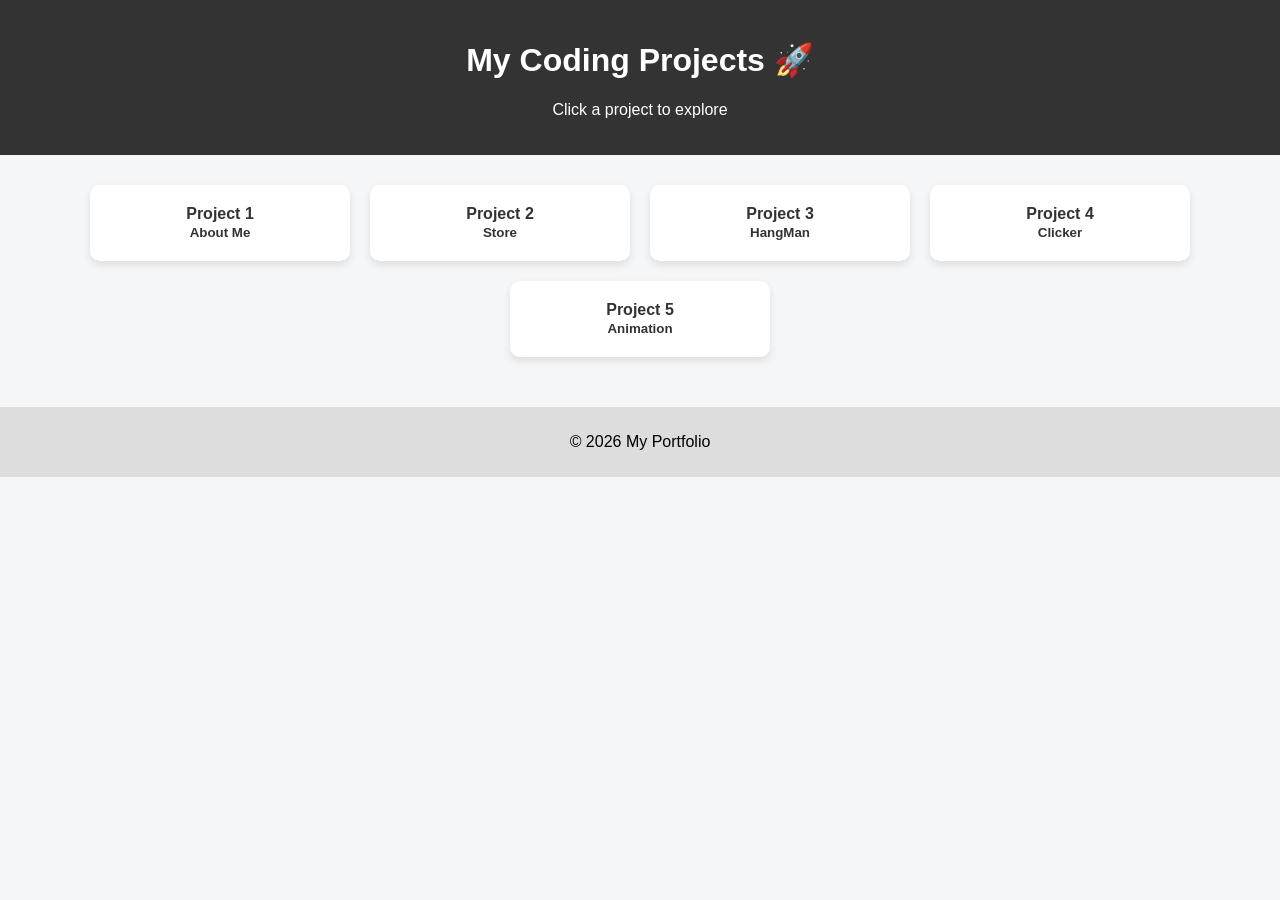
<file: index.html>
<!DOCTYPE html>
<html lang="en">
<head>
    <meta charset="UTF-8">
    <meta name="viewport" content="width=device-width, initial-scale=1.0">
    <title>Document</title>
</head>
<body>
    
</body>
</html>




<!DOCTYPE html>
<html lang="en">
<head>
    <meta charset="UTF-8">
    <title>My Projects Portfolio</title>
    <style>
        body {
            font-family: Arial, sans-serif;
            background-color: #f4f6f8;
            margin: 0;
            text-align: center;
        }

        header {
            background-color: #333;
            color: white;
            padding: 20px;
        }

        .container {
            display: flex;
            flex-wrap: wrap; /* allows multiple rows */
            justify-content: center; /* center items */
            gap: 20px;
            padding: 30px;
        }

        .card {
            background: white;
            width: 220px;
            padding: 20px;
            border-radius: 10px;
            box-shadow: 0 4px 8px rgba(0,0,0,0.1);
            transition: transform 0.2s;
        }

        .card:hover {
            transform: scale(1.05);
        }

        a {
            text-decoration: none;
            color: #333;
            font-weight: bold;
        }

        footer {
            margin-top: 20px;
            padding: 10px;
            background: #ddd;
        }
    </style>
</head>
<body>

<header>
    <h1>My Coding Projects 🚀</h1>
    <p>Click a project to explore</p>
</header>

<div class="container">

    <div class="card">
        <a href="./About Me/">
            Project 1<br>
            <small>About Me</small>
        </a>
    </div>

    <div class="card">
        <a href="./Store/">
            Project 2<br>
            <small>Store</small>
        </a>
    </div>

    <div class="card">
        <a href="./hangman.html/hang.html">
            Project 3<br>
            <small>HangMan</small>
        </a>
    </div>
        <div class="card">
        <a href="./clicker/">
            Project 4<br>
            <small>Clicker</small>
        </a>
    </div>
        <div class="card">
        <a href="./animation/brazil.html">
            Project 5<br>
            <small>Animation</small>
        </a>
    </div>

</div>

<footer>
    <p>© 2026 My Portfolio</p>
</footer>

</body>
</html>
</file>
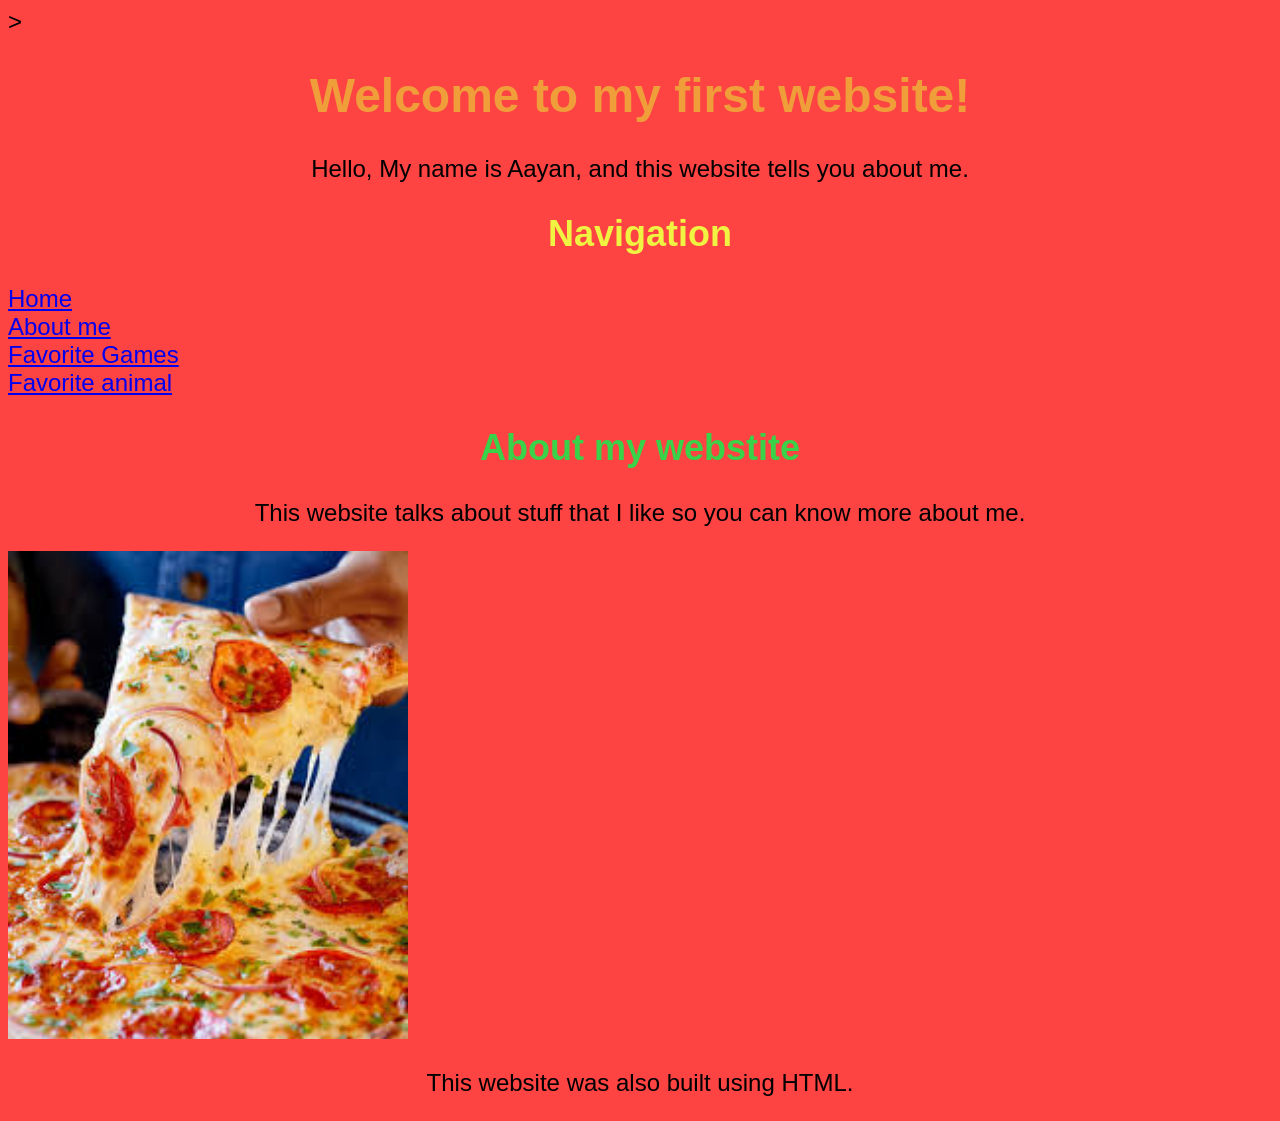
<file: About Me/index.html>
<!DOCTYPE html>
<html lang="en">

<head>
    <meta charset="UTF-8">
    <meta name="viewport" content="width=device-width, initial-scale=1.0">

    <title>Aayans Interesting Shenanigans</title>
    <link rel="stylesheet" href="style_2.css">
</head>
<div>

    <body style="font-style: normal; font-size: 24px;"></body>>
    <h1 id="website">Welcome to my first website!</h1>
    <p id="Aayan">Hello, My name is Aayan, and this website tells you about me.</p>
</div>
<div>
    <h2 id="navigation">Navigation</h2>
    <a href="index.html">Home</a>
    <br>
    <a href="aboutMe.html">About me</a>
    <br>
    <a href="favoritegames.html">Favorite Games</a>
    <br>
    <a href="favoriteanimal.html">Favorite animal</a>
    <br>
</div>
<div>
    <h2 id="about">About my webstite</h2>
    <p id="stuff">This website talks about stuff that I like so you can know more about me.</p>
    <img src="pizza.jpg" alt="This is a funny image" style="width: 400px;">
    <p id="HTML">This website was also built using HTML.</p>
</div>


</body>

</html>
</file>
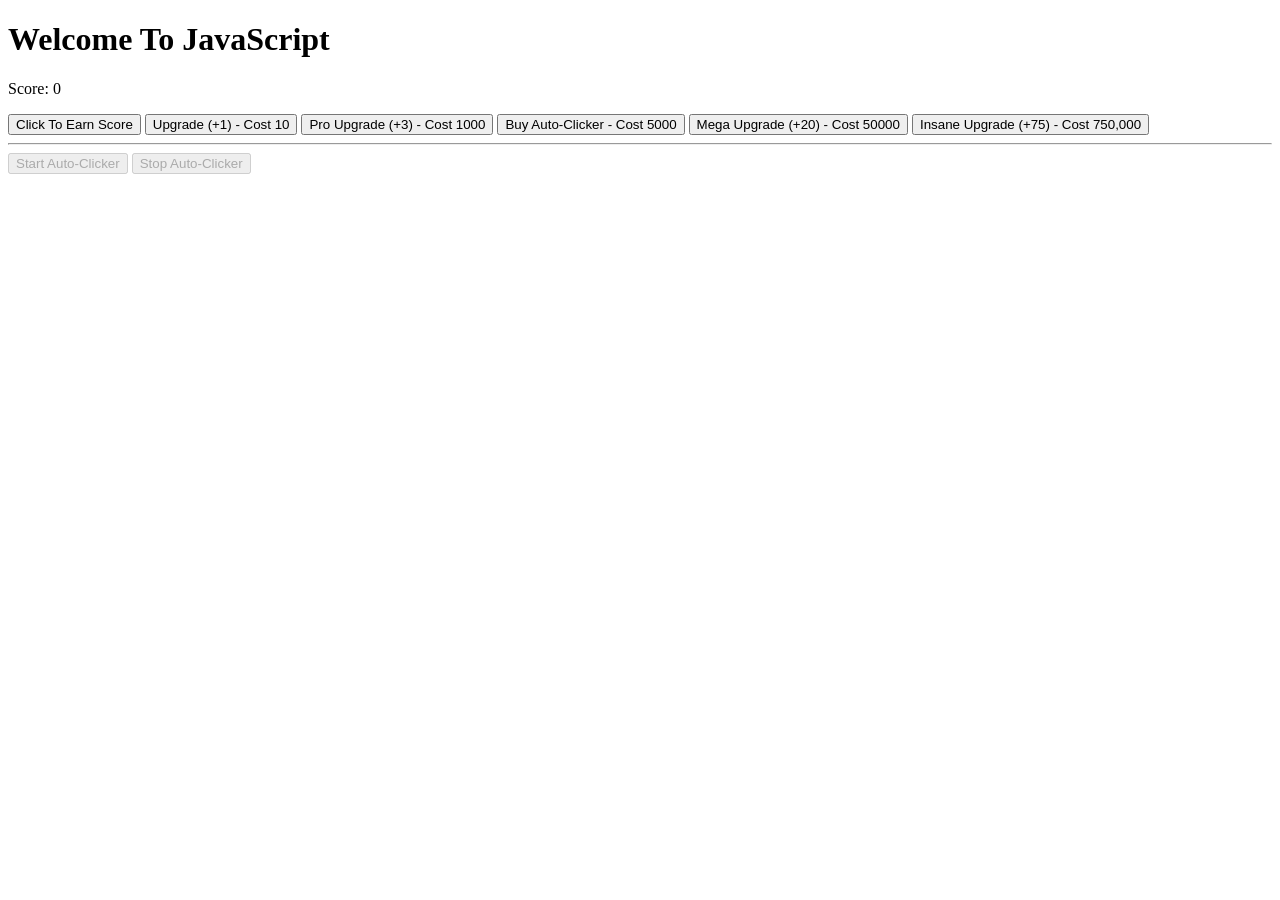
<file: clicker/index.html>
<!DOCTYPE html>
<html lang="en">
<head>
    <meta charset="UTF-8">
    <title>JS Clicker Game</title>
</head>
<body>
    <h1 id="header">Welcome To JavaScript</h1>
    
    <p>Score: <span id="score">0</span></p>

    <!-- Game Controls -->
    <button id="btn">Click To Earn Score</button>
    <button id="btn2">Upgrade (+1) - Cost 10</button>
    <button id="btn3">Pro Upgrade (+3) - Cost 1000</button>
    <button id="btnBuyAuto">Buy Auto-Clicker - Cost 5000</button>
    <button id="btn4">Mega Upgrade (+20) - Cost 50000</button>
    <button id="btn5">Insane Upgrade (+75) - Cost 750,000</button>
    
    <hr>

    <!-- Auto-Clicker Controls -->
    <button id="startBtn" disabled>Start Auto-Clicker</button>
    <button id="stopBtn" disabled>Stop Auto-Clicker</button>

    <script>
        // Game state variables
        let score = 0;
        let clickValue = 1;
        let hasAutoClicker = false;
        let autoClickerInterval = null;

        // DOM Elements
        const scoreDisplay = document.getElementById("score");
        const earnButton = document.getElementById("btn");
        const btnBuyAuto = document.getElementById("btnBuyAuto");
        const startBtn = document.getElementById("startBtn");
        const stopBtn = document.getElementById("stopBtn");

        // Helper function to update display
        function updateDisplay() {
            scoreDisplay.innerText = score;
        }

        // Core Click Logic
        earnButton.addEventListener("click", () => {
            score += clickValue;
            updateDisplay();
        });

        // Upgrade 1 (+1)
        document.getElementById("btn2").addEventListener("click", () => {
            if (score >= 10) {
                score -= 10;
                clickValue += 1;
                updateDisplay();
            }
        });

        // Upgrade 2 (+3)
        document.getElementById("btn3").addEventListener("click", () => {
            if (score >= 1000) {
                score -= 1000;
                clickValue += 3;
                updateDisplay();
            }
        });

        // Buy Auto-Clicker Upgrade
        btnBuyAuto.addEventListener("click", () => {
            if (!hasAutoClicker && score >= 5000) {
                score -= 5000;
                hasAutoClicker = true;
                
                // Update UI states
                btnBuyAuto.innerText = "Auto-Clicker Purchased!";
                btnBuyAuto.disabled = true;
                startBtn.disabled = false;
                stopBtn.disabled = false;
                
                updateDisplay();
            }
        });

        // Upgrade 3 (+20)
        document.getElementById("btn4").addEventListener("click", () => {
            if (score >= 50000) {
                score -= 50000;
                clickValue += 20;
                updateDisplay();
            }
        });

        // Upgrade 4 (+75)
        document.getElementById("btn5").addEventListener("click", () => {
            if (score >= 750000) {
                score -= 750000;
                clickValue += 75;
                updateDisplay();
            }
        });

        // Auto-Clicker Logic (Runs at 250ms interval)
        startBtn.addEventListener("click", () => {
            if (hasAutoClicker && !autoClickerInterval) {
                autoClickerInterval = setInterval(() => {
                    earnButton.click();
                }, 250); // 4 clicks per second
            }
        });

        stopBtn.addEventListener("click", () => {
            if (autoClickerInterval) {
                clearInterval(autoClickerInterval);
                autoClickerInterval = null;
            }
        });
    </script>
</body>
</html>
</file>
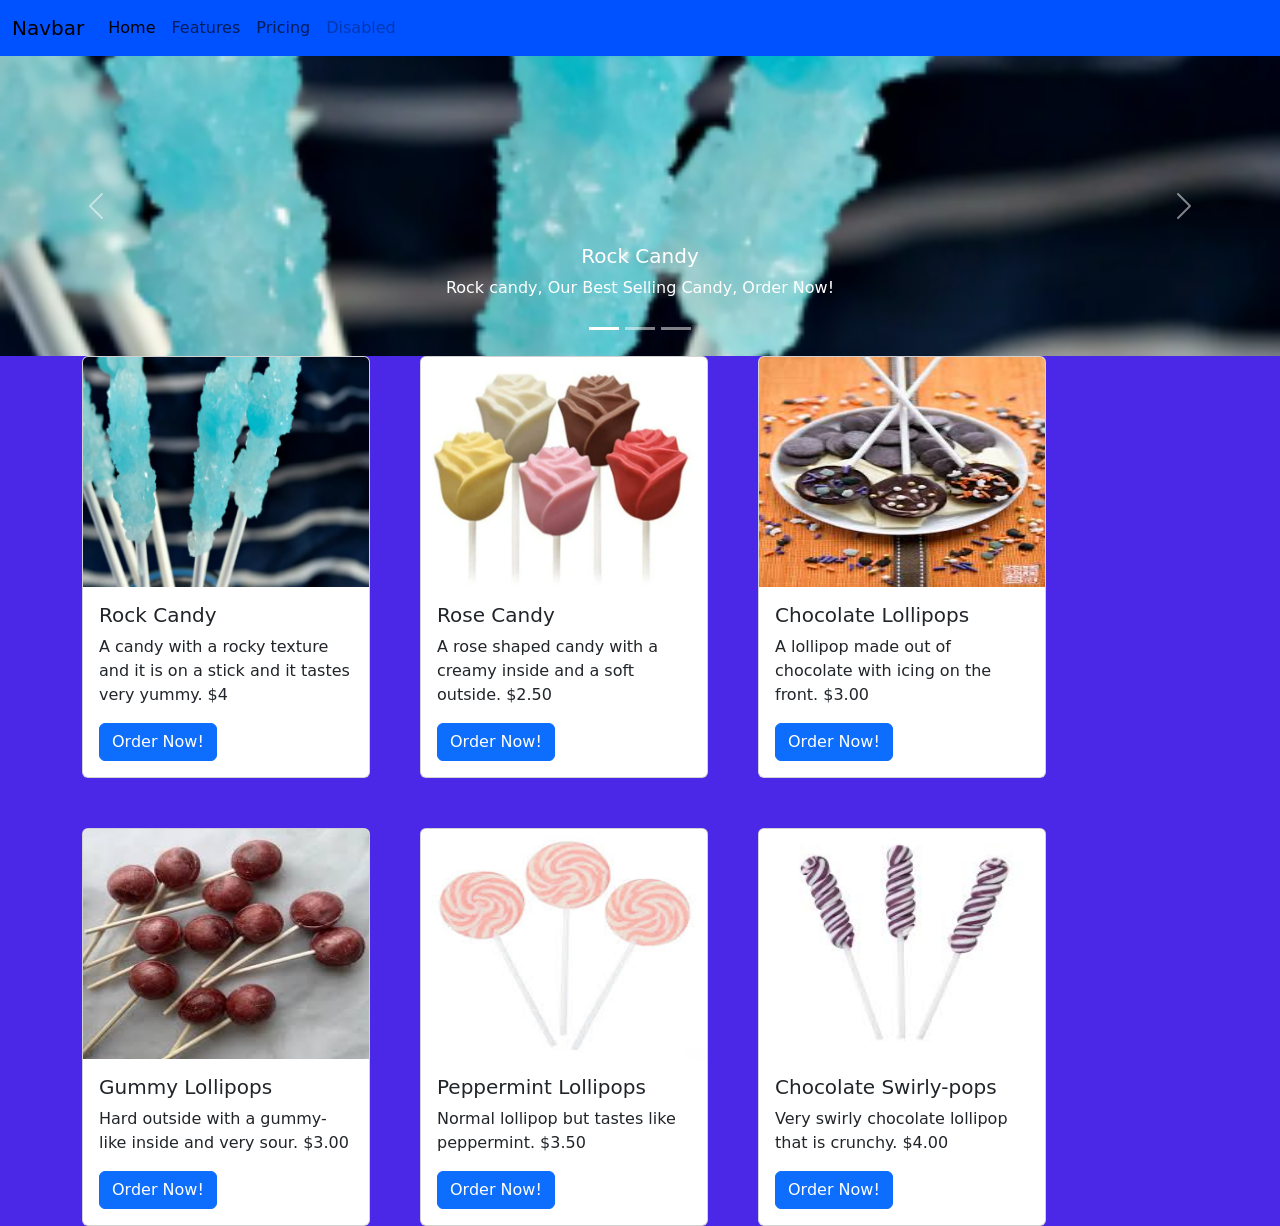
<file: Store/index.html>
<!doctype html>
<html lang="en">
  <head>
    <meta charset="utf-8" />
    <meta name="viewport" content="width=device-width, initial-scale=1" />

    <title>Bootstrap demo</title>

    <link
      href="https://cdn.jsdelivr.net/npm/bootstrap@5.3.8/dist/css/bootstrap.min.css"
      rel="stylesheet"
      integrity="sha384-sRIl4kxILFvY47J16cr9ZwB07vP4J8+LH7qKQnuqkuIAvNWLzeN8tE5YBujZqJLB"
      crossorigin="anonymous"
    />

    <link rel="stylesheet" href="style.css" />
  </head>

  <body>

    <!-- Navbar -->
    <nav class="navbar navbar-expand-lg bg-body-tertiary">
      <div class="container-fluid">
        <a class="navbar-brand" href="#">Navbar</a>

        <button
          class="navbar-toggler"
          type="button"
          data-bs-toggle="collapse"
          data-bs-target="#navbarNavAltMarkup"
          aria-controls="navbarNavAltMarkup"
          aria-expanded="false"
          aria-label="Toggle navigation"
        >
          <span class="navbar-toggler-icon"></span>
        </button>

        <div class="collapse navbar-collapse" id="navbarNavAltMarkup">
          <div class="navbar-nav">
            <a class="nav-link active" aria-current="page" href="#">Home</a>
            <a class="nav-link" href="#">Features</a>
            <a class="nav-link" href="#">Pricing</a>
            <a class="nav-link disabled" aria-disabled="true">Disabled</a>
          </div>
        </div>
      </div>
    </nav>

    <!-- Carousel -->
    <div id="carouselExampleCaptions" class="carousel slide">

      <div class="carousel-indicators">
        <button
          type="button"
          data-bs-target="#carouselExampleCaptions"
          data-bs-slide-to="0"
          class="active"
          aria-current="true"
          aria-label="Slide 1"
        ></button>

        <button
          type="button"
          data-bs-target="#carouselExampleCaptions"
          data-bs-slide-to="1"
          aria-label="Slide 2"
        ></button>

        <button
          type="button"
          data-bs-target="#carouselExampleCaptions"
          data-bs-slide-to="2"
          aria-label="Slide 3"
        ></button>
      </div>

      <div class="carousel-inner">

        <div class="carousel-item active">
          <img
            src="Screenshot 2026-05-27 112008.png"
            class="d-block w-100 carouselimg"
            alt="Rock Candy"
          />

          <div class="carousel-caption d-none d-md-block">
            <h5>Rock Candy</h5>
            <p>Rock candy, Our Best Selling Candy, Order Now!</p>
          </div>
        </div>

        <div class="carousel-item">
          <img
            src="Screenshot 2026-05-27 111656.png"
            class="d-block w-100 carouselimg"
            alt="Rose Candy"
          />

          <div class="carousel-caption d-none d-md-block">
            <h5>Rose Candy</h5>
            <p>Rose Candy, Our second Best Selling Candy, Order Now!</p>
          </div>
        </div>

        <div class="carousel-item">
          <img
            src="download (1).jpg"
            class="d-block w-100 carouselimg"
            alt="Chocolate Lollipops"
          />

          <div class="carousel-caption d-none d-md-block">
            <h5>Chocolate Lollipops</h5>
            <p>
              Chocolate Lollipops, Our Third Best Selling Candy, Order Now!
            </p>
          </div>
        </div>

      </div>

      <!-- Carousel Buttons -->
      <button
        class="carousel-control-prev"
        type="button"
        data-bs-target="#carouselExampleCaptions"
        data-bs-slide="prev"
      >
        <span class="carousel-control-prev-icon" aria-hidden="true"></span>
        <span class="visually-hidden">Previous</span>
      </button>

      <button
        class="carousel-control-next"
        type="button"
        data-bs-target="#carouselExampleCaptions"
        data-bs-slide="next"
      >
        <span class="carousel-control-next-icon" aria-hidden="true"></span>
        <span class="visually-hidden">Next</span>
      </button>

    </div>

    <!-- Cards -->
    <div class="container">

      <div class="card" style="width: 18rem;">
        <img
          src="Screenshot 2026-05-27 112008.png"
          class="card-img-top"
          alt="Rock Candy"
        />

        <div class="card-body">
          <h5 class="card-title">Rock Candy</h5>

          <p class="card-text">
            A candy with a rocky texture and it is on a stick and it tastes very yummy. $4
          </p>

          <a href="checkout.html" class="btn btn-primary">Order Now!</a>
        </div>
      </div>

      <div class="card" style="width: 18rem;">
        <img
          src="Screenshot 2026-05-27 111656.png"
          class="card-img-top"
          alt="Rose Candy"
        />

        <div class="card-body">
          <h5 class="card-title">Rose Candy</h5>

          <p class="card-text">
            A rose shaped candy with a creamy inside and a soft outside. $2.50
          </p>

          <a href="checkout.html" class="btn btn-primary">Order Now!</a>
        </div>
      </div>

      <div class="card" style="width: 18rem;">
        <img
          src="download (1).jpg"
          class="card-img-top"
          alt="Chocolate Lollipops"
        />

        <div class="card-body">
          <h5 class="card-title">Chocolate Lollipops</h5>

          <p class="card-text">
            A lollipop made out of chocolate with icing on the front. $3.00
          </p>

          <a href="checkout.html" class="btn btn-primary">Order Now!</a>
        </div>
      </div>

      <div class="card" style="width: 18rem;">
        <img
          src="images (1).jpg"
          class="card-img-top"
          alt="Gummy Lollipops"
        />

        <div class="card-body">
          <h5 class="card-title">Gummy Lollipops</h5>

          <p class="card-text">
            Hard outside with a gummy-like inside and very sour. $3.00
          </p>

          <a href="checkout.html" class="btn btn-primary">Order Now!</a>
        </div>
      </div>

      <div class="card" style="width: 18rem;">
        <img
          src="images (2).jpg"
          class="card-img-top"
          alt="Peppermint Lollipops"
        />

        <div class="card-body">
          <h5 class="card-title">Peppermint Lollipops</h5>

          <p class="card-text">
            Normal lollipop but tastes like peppermint. $3.50
          </p>

          <a href="checkout.html" class="btn btn-primary">Order Now!</a>
        </div>
      </div>

      <div class="card" style="width: 18rem;">
        <img
          src="images (3).jpg"
          class="card-img-top"
          alt="Chocolate Swirly-pops"
        />

        <div class="card-body">
          <h5 class="card-title">Chocolate Swirly-pops</h5>

          <p class="card-text">
            Very swirly chocolate lollipop that is crunchy. $4.00
          </p>

          <a href="checkout.html" class="btn btn-primary">Order Now!</a>
        </div>
      </div>

    </div>

    <script
      src="https://cdn.jsdelivr.net/npm/bootstrap@5.3.8/dist/js/bootstrap.bundle.min.js"
      integrity="sha384-FKyoEForCGlyvwx9Hj09JcYn3nv7wiPVlz7YYwJrWVcXK/BmnVDxM+D2scQbITxI"
      crossorigin="anonymous"
    ></script>

  </body>
</html>
</file>
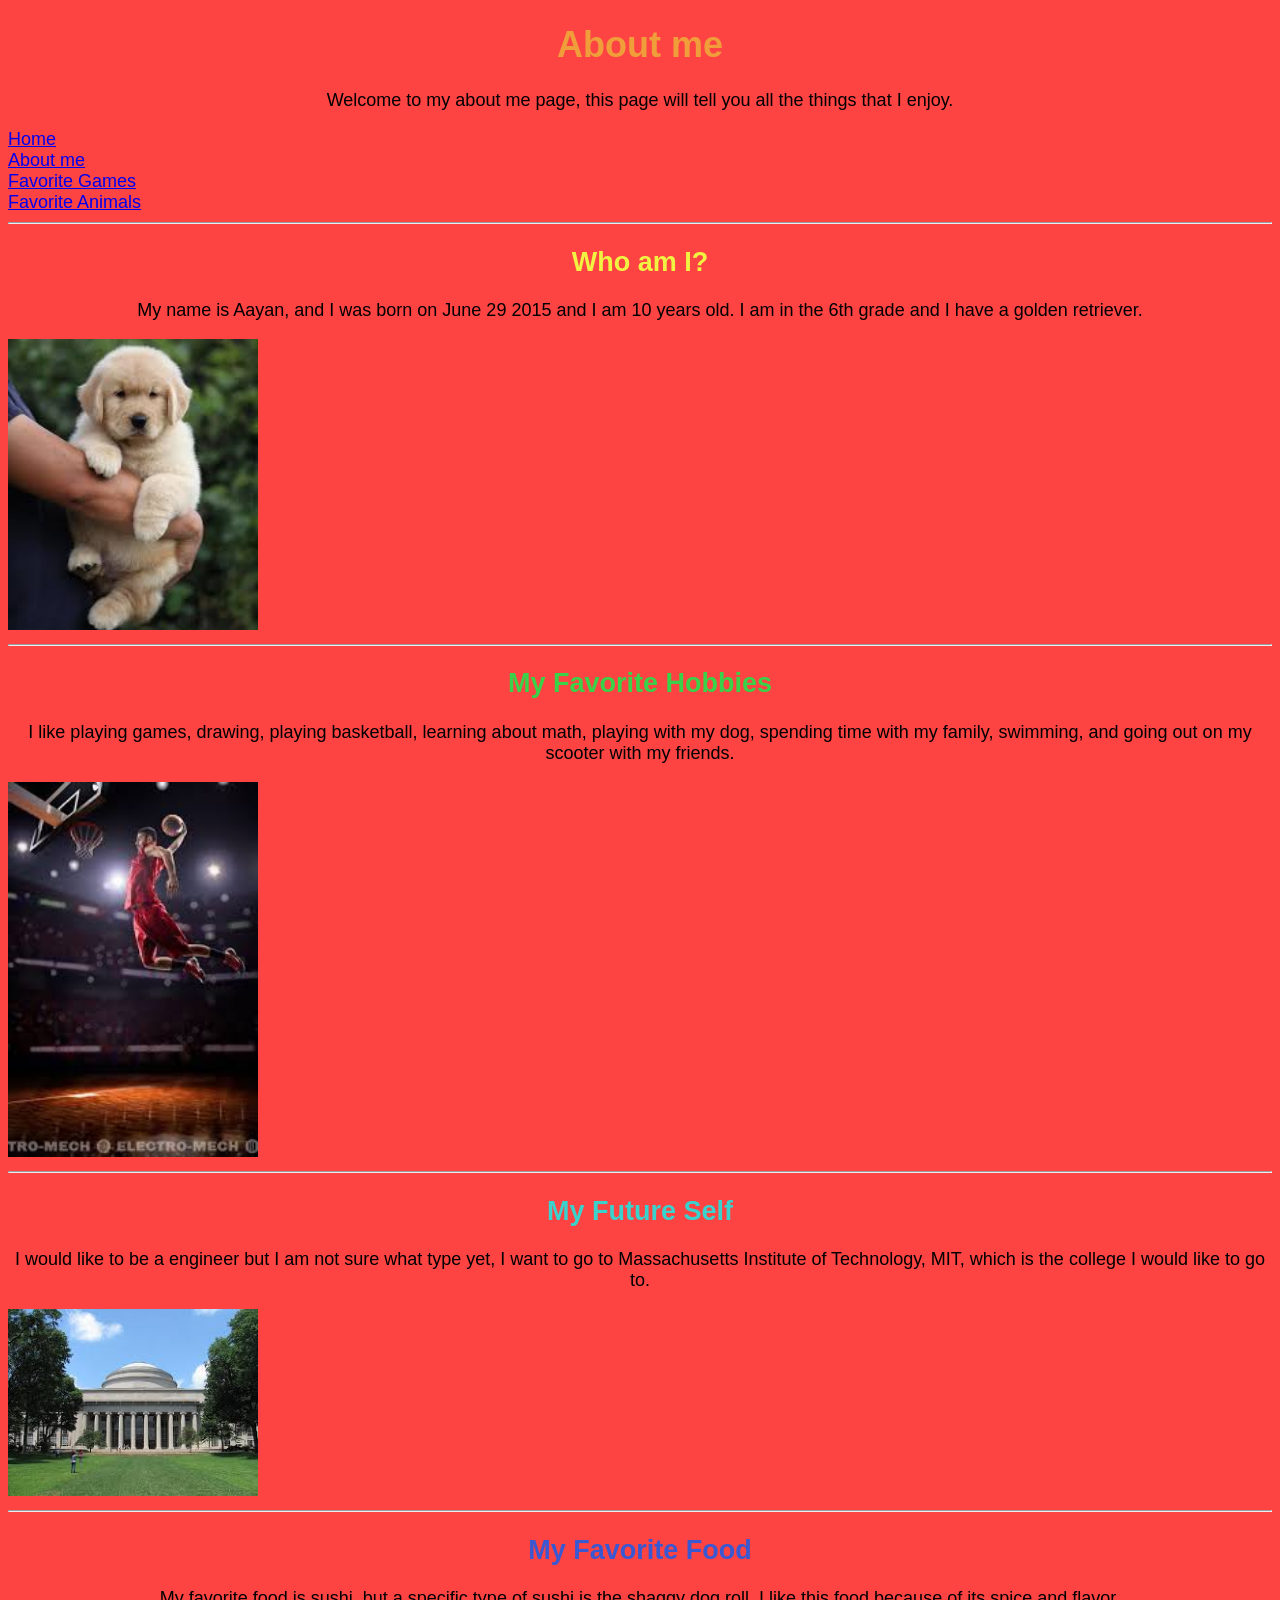
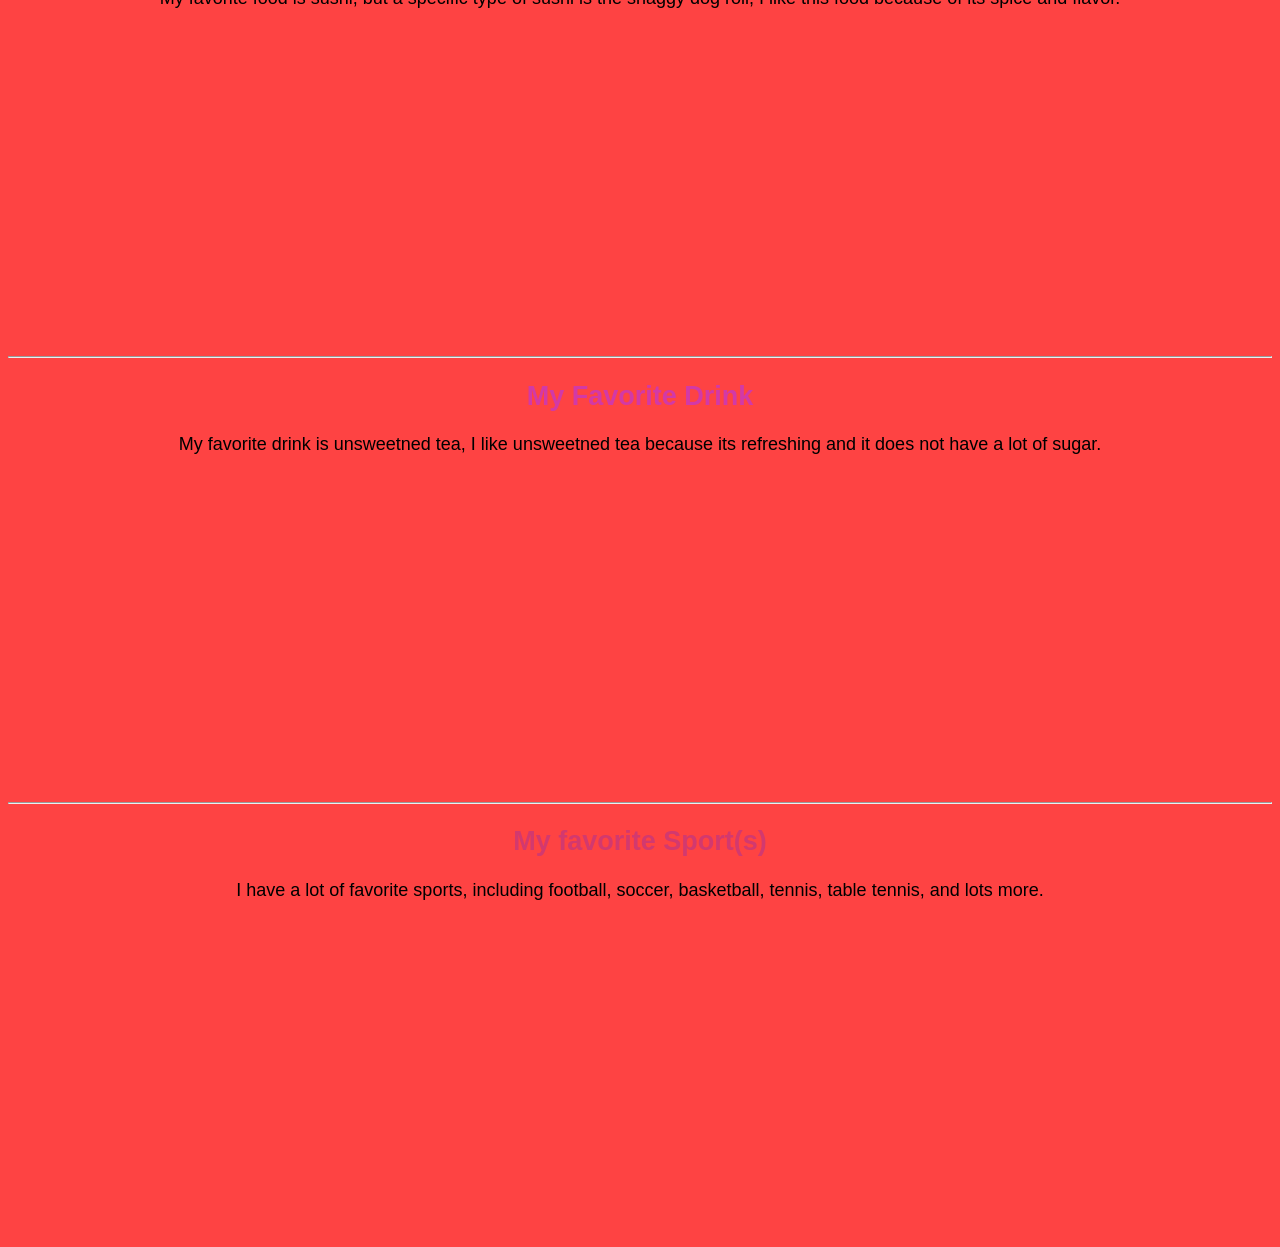
<file: About Me/aboutMe.html>
<!DOCTYPE html>
<html lang="en">
<head>
    <meta charset="UTF-8">
    <meta name="viewport" content="width=device-width, initial-scale=1.0">
    <title style="text-align: center;">About me</title>
    <title>My HTML Document</title>
    <link rel="stylesheet" href="style.css"> 
</head>
<body>
    <h1 style="text-align: center">About me</h1>
    <p style="text-align: center">Welcome to my about me page, this page will tell you all the things that I enjoy.</p>
     <a href="index.html">Home</a>
     <br>
      <a href="aboutMe.html">About me</a>
     <br>
      <a href="favoritegames.html">Favorite Games</a>
     <br>
      <a href="favoriteanimal.html">Favorite Animals</a>
   <hr />
   <h2 id="heading2">Who am I?</h2>

   <p style="text-align: center">My name is Aayan, and I was born on June 29 2015 and I am 10 years old. I am in the 6th grade and I have a golden retriever. </p>
   <img src="puppy.jpg" alt="This is my dog, she is a Golden Retriever." style="width: 250px;">
   <hr />
   <h2 id="Hobbies">My Favorite Hobbies</h2>
   <p style="text-align: center">I like playing games, drawing, playing basketball, learning about math, playing with my dog, spending time with my family, swimming, and going out on my scooter with my friends.</p>
   <img src="Dunking.jpg" alt="This is a image of someone dunking, which is in basketball which is my favorite sport." style="width: 250px;">
   <hr />
   <h2 id="Future">My Future Self</h2>
   <p style="text-align: center">I would like to be a engineer but I am not sure what type yet, I want to go to Massachusetts Institute of Technology, MIT, which is the college I would like to go to.</p>
   <img src="MIT.jpg" alt="This is the college I would like to go to   ." style="width: 250px;">
   <hr />
   <h2 id="Food">My Favorite Food</h2>
   <p style="text-align: center">My favorite food is sushi, but a specific type of sushi is the shaggy dog roll, I like this food because of its spice and flavor.</p>
   <iframe width="560" height="315" src="https://www.youtube.com/embed/8JDoi9JAMfY?si=Y9EP6lh39rCqro17" title="YouTube video player" frameborder="0" allow="accelerometer; autoplay; clipboard-write; encrypted-media; gyroscope; picture-in-picture; web-share" referrerpolicy="strict-origin-when-cross-origin" allowfullscreen></iframe>
   <hr />
   <h2 id="Drink">My Favorite Drink</h2>
   <p style="text-align: center">My favorite drink is unsweetned tea, I like unsweetned tea because its refreshing and it does not have a lot of sugar.</p>
<iframe width="560" height="315" src="https://www.youtube.com/embed/1hy72raXiPk?si=xG7ttxhVHONd6o3r" title="YouTube video player" frameborder="0" allow="accelerometer; autoplay; clipboard-write; encrypted-media; gyroscope; picture-in-picture; web-share" referrerpolicy="strict-origin-when-cross-origin" allowfullscreen></iframe>
   <hr />
   <h2 id="Sports">My favorite Sport(s)</h2>
   <p style="text-align: center">I have a lot of favorite sports, including football, soccer, basketball, tennis, table tennis, and lots more.</p>
<iframe width="560" height="315" src="https://www.youtube.com/embed/FJLZG4ul2b0?si=GZWJxfLvLFwCDbCi" title="YouTube video player" frameborder="0" allow="accelerometer; autoplay; clipboard-write; encrypted-media; gyroscope; picture-in-picture; web-share" referrerpolicy="strict-origin-when-cross-origin" allowfullscreen></iframe>
</body>
</html>
</file>
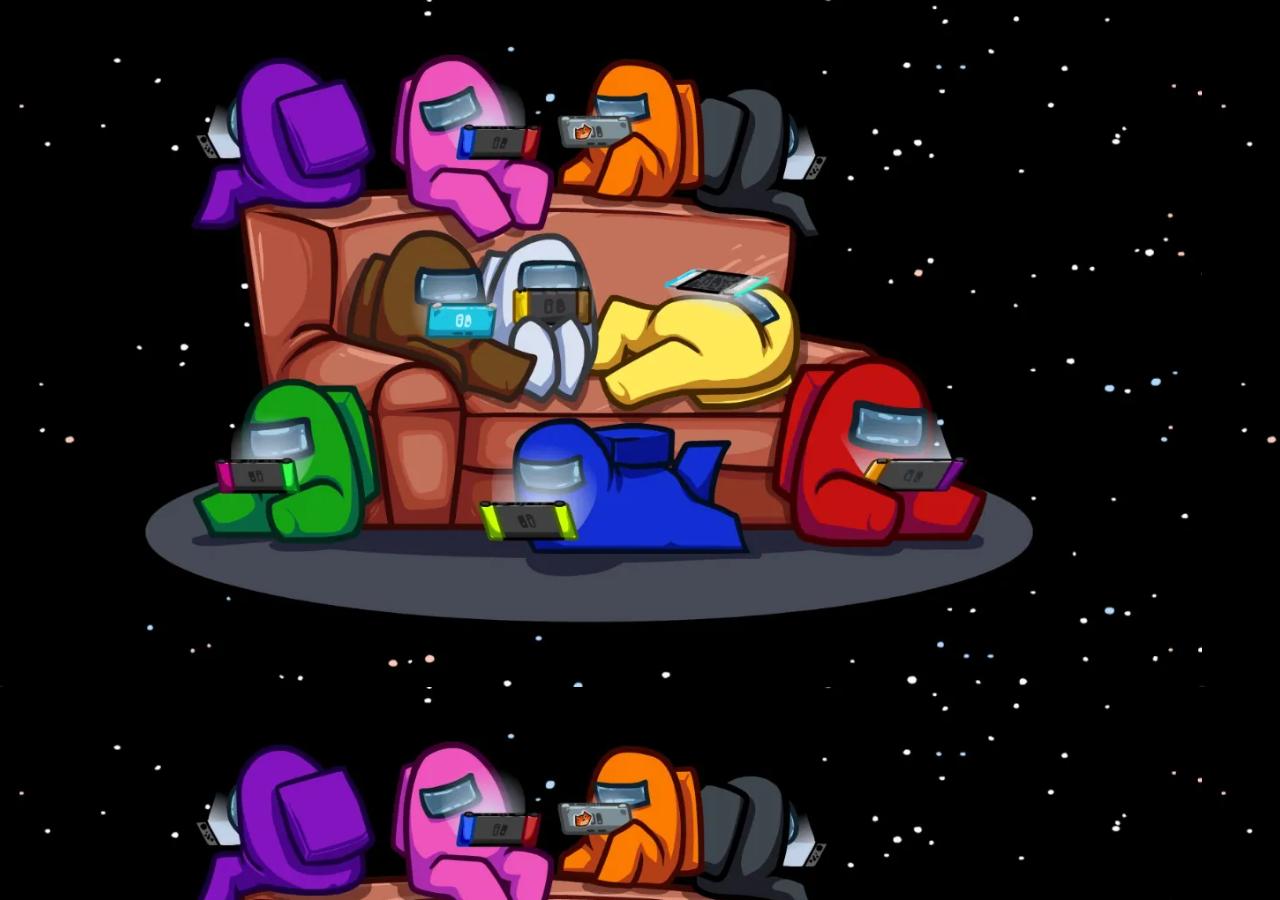
<file: About Me/back_image_test.html>
<!DOCTYPE html>
<html lang="en">
<head>
    <meta charset="UTF-8">
    <meta name="viewport" content="width=device-width, initial-scale=1.0">
    <title>Document</title>
<link href="back_image_test.css" rel="stylesheet">
</head>
<body>
    
</body>
</html>
</file>
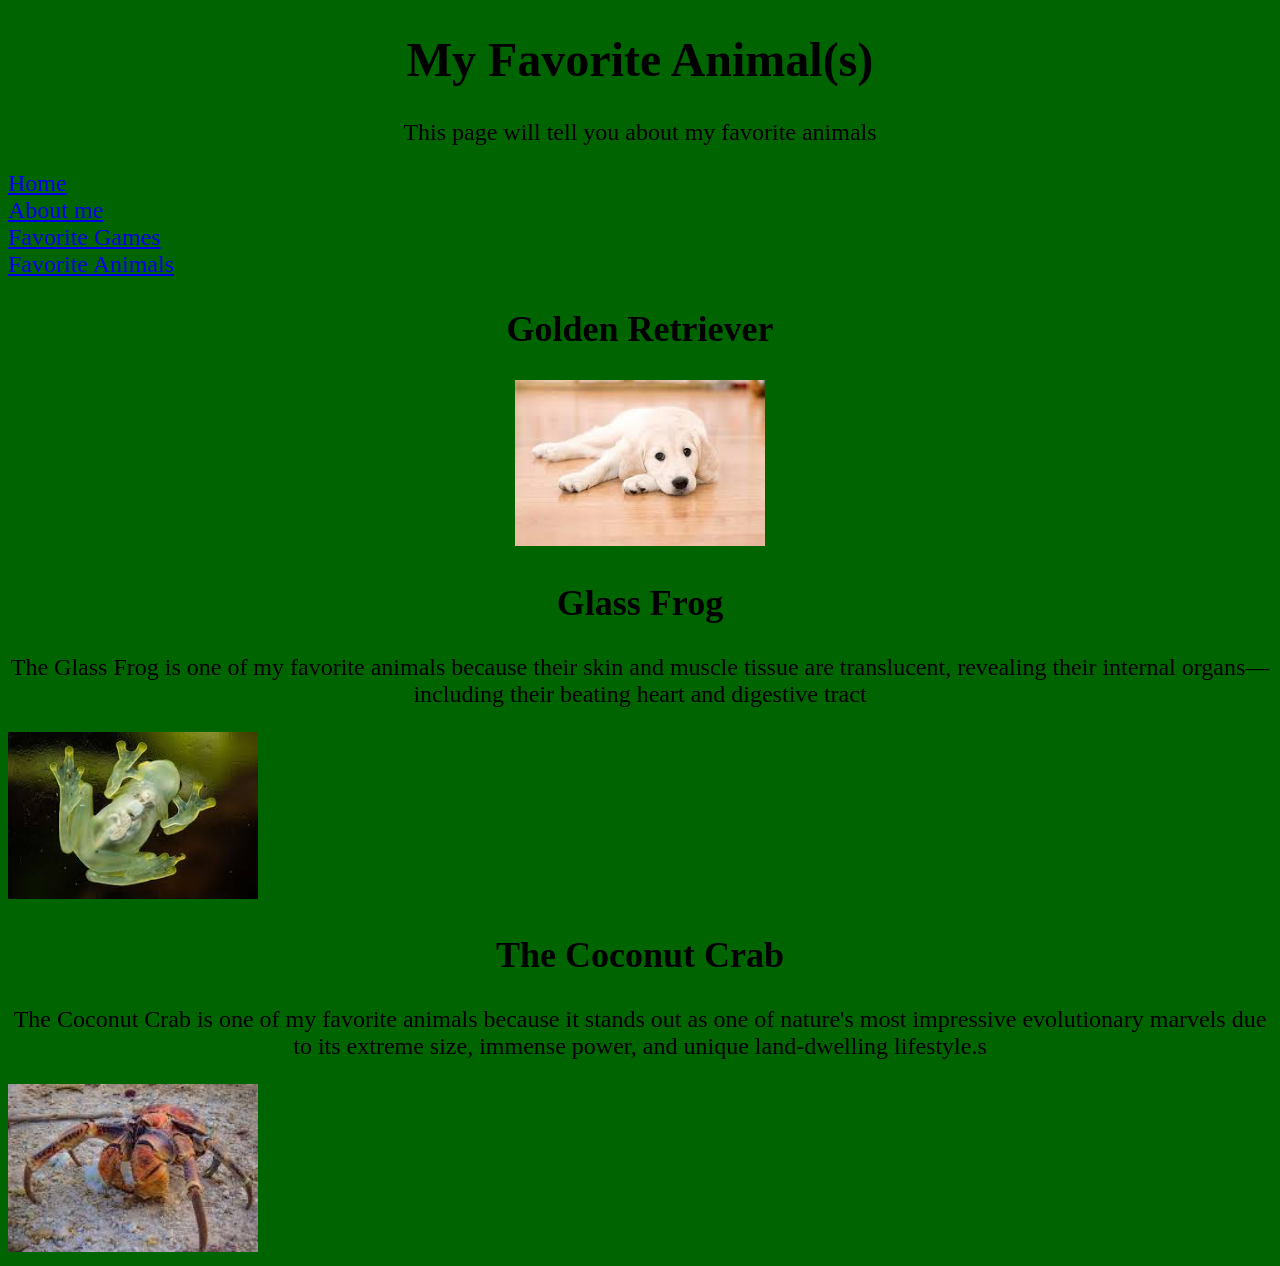
<file: About Me/favoriteanimal.html>
<!DOCTYPE html>
<html lang="en">
<head>
    <meta charset="UTF-8">
    <meta name="viewport" content="width=device-width, initial-scale=1.0">
    <title>Favorite Animal</title>
</head>
<body style="background-color:darkgreen; font-style: normal; font-size: 24px;">
    <h1 style="text-align: center">My Favorite Animal(s)</h1>

    <p style="text-align: center">This page will tell you about my favorite animals</p>
    <a href="index.html">Home</a>
    <br>
    <a href="aboutMe.html">About me</a>
    <br>
    <a href="favoritegames.html">Favorite Games</a>
    <br>
   <a href="favoriteanimal.html">Favorite Animals</a>

    <h2 style="text-align: center">Golden Retriever</h2>
    <p style="text-align: center" A Golden Retriever is one of my favorite animals because its very playful and friendly for children, also the can be very cute.</p>
    <img src="puppy2.jpg" alt="This is a image of a golden retriever puppy" style="width: 250px;">
    <h2 style="text-align: center">Glass Frog</h2>
    <p style="text-align: center">The Glass Frog is one of my favorite animals because their skin and muscle tissue are translucent, revealing their internal organs—including their beating heart and digestive tract</p>
    <img src="frog.jpg" alt="This is a image of a glass frog." style="width: 250px;">
    <h2 style="text-align: center">The Coconut Crab</h2>
    <p style="text-align: center">The Coconut Crab is one of my favorite animals because it stands out as one of nature's most impressive evolutionary marvels due to its extreme size, immense power, and unique land-dwelling lifestyle.s</p>
    <img src="crab.jpg" alt="This is a image of a Coconut Crab." style="width: 250px;">

</body>
</html>
</file>
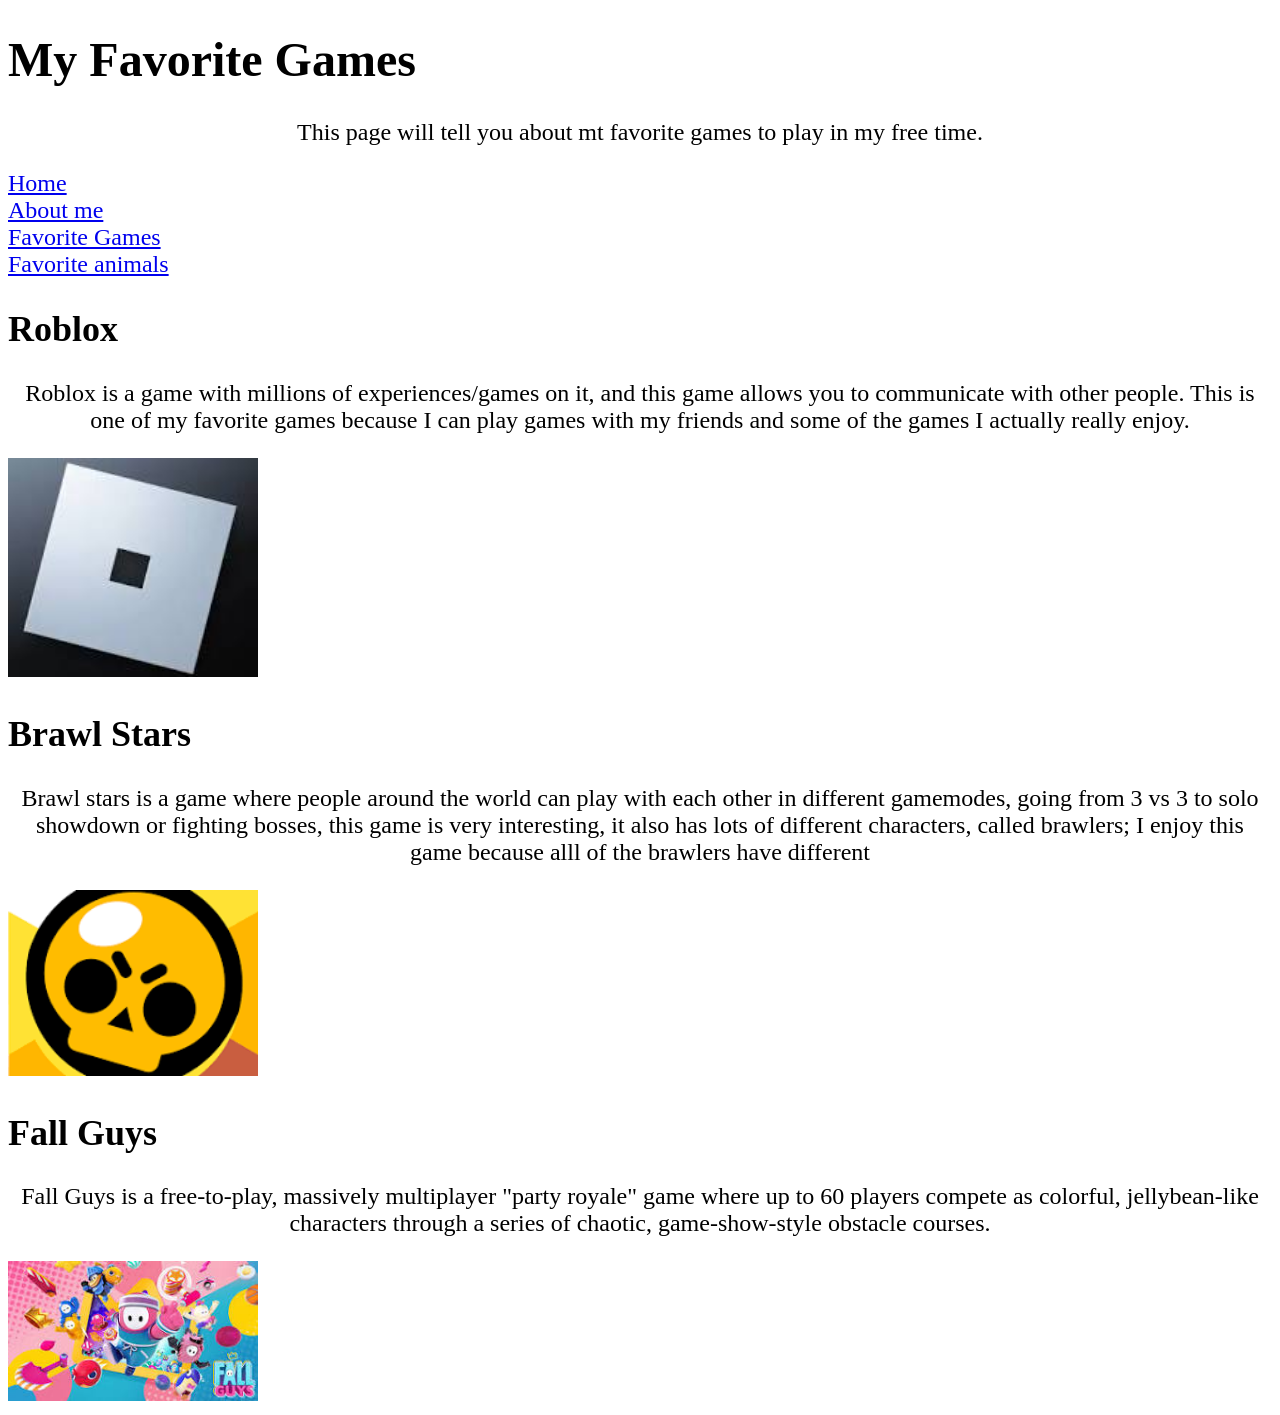
<file: About Me/favoritegames.html>
<!DOCTYPE html>
<html lang="en">
<head>
    <meta charset="UTF-8">
    <meta name="viewport" content="width=device-width, initial-scale=1.0">

    <title style="text-align: center;">My Favorite Game(s)</title>
    
</head>
<body style="font-style: normal; font-size: 24px;">
<h1 id="Games"> My Favorite Games</h1>

<p style="text-align: center">This page will tell you about mt favorite games to play in my free time.</p>

   <a href="index.html">Home</a>
   <br>
   <a href="aboutMe.html">About me</a>
   <br>
   <a href="favoritegames.html">Favorite Games</a>
   <br>
   <a href="favoriteanimal.html">Favorite animals</a>
   <h2 id="Roblox">Roblox</h2>
   <p style="text-align: center">Roblox is a game with millions of experiences/games on it, and this game allows you to communicate with other people. This is one  of my favorite games because I can play games with my friends and some of the games I actually really enjoy.</p>
   <img src="roblox.jpg" alt="This is Roblox." style="width: 250px;">

   <h2 id="Brawl">Brawl Stars</h2>
   <p style="text-align:center">Brawl stars is a game where people around the world can play with each other in different gamemodes, going from 3 vs 3 to solo showdown or fighting bosses, this game is very interesting, it also has lots of different characters, called brawlers; I enjoy this game because alll of the brawlers have different</p>
<img src="brawlstars.png" alt="This is Brawl stars." style="width: 250px;">
   <h2 id="Fall">Fall Guys</h2>
   <p style="text-align: center">Fall Guys is a free-to-play, massively multiplayer "party royale" game where up to 60 players compete as colorful, jellybean-like characters through a series of chaotic, game-show-style obstacle courses.
   </p><img src="fallguys.jpg" alt="This is fall guys" style="width: 250px;">
</body>
</html>
</file>
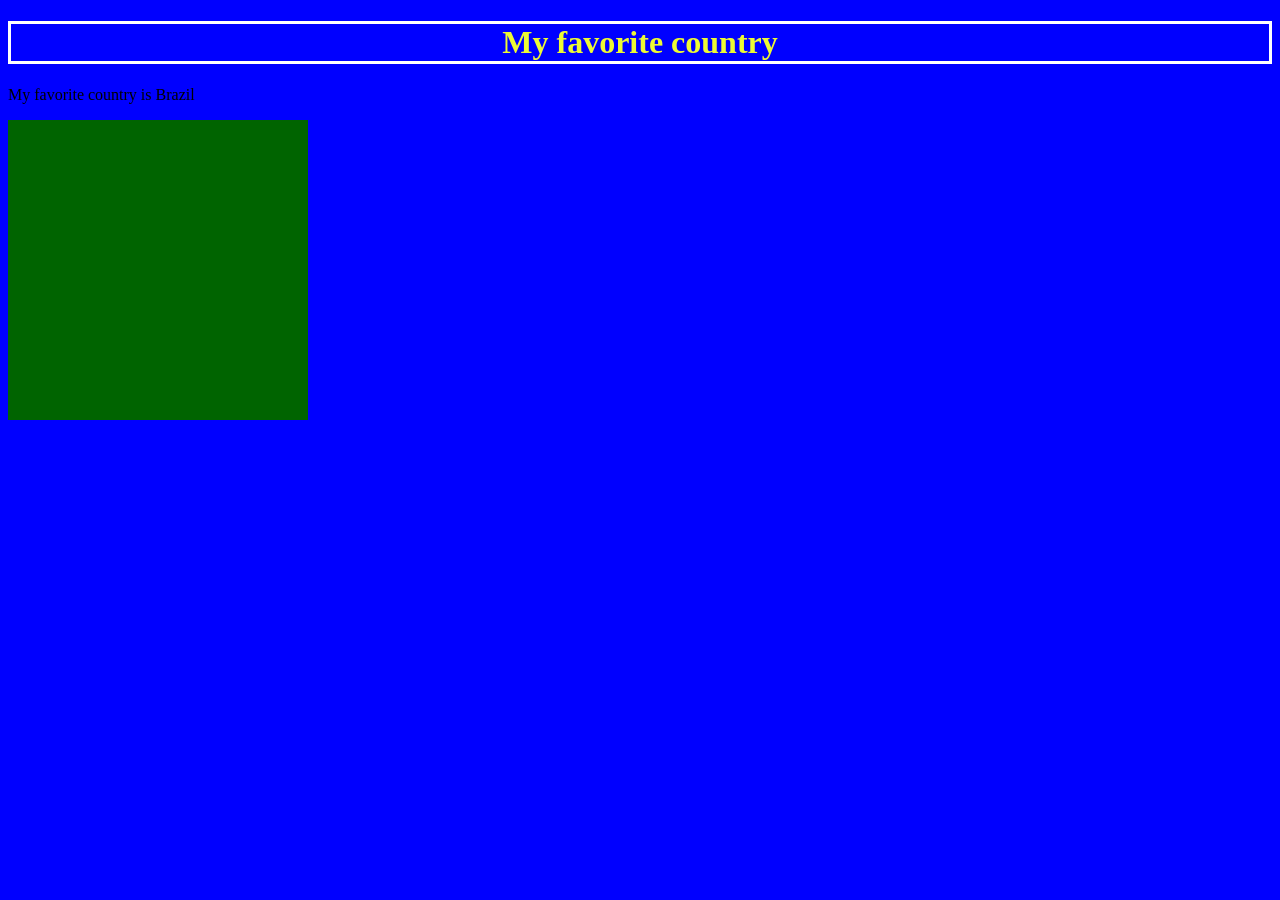
<file: animation/brazil.html>
<!DOCTYPE html>
<html lang="en">
<head>
    <meta charset="UTF-8">
    <meta name="viewport" content="width=device-width, initial-scale=1.0">
    <title>Brazil</title>
    <link rel="stylesheet" href="brazil.css">
</head>
<body>
    <h1>My favorite country</h1>
    <p>My favorite country is Brazil</p>
    <div></div>
</body>
</html>
</file>
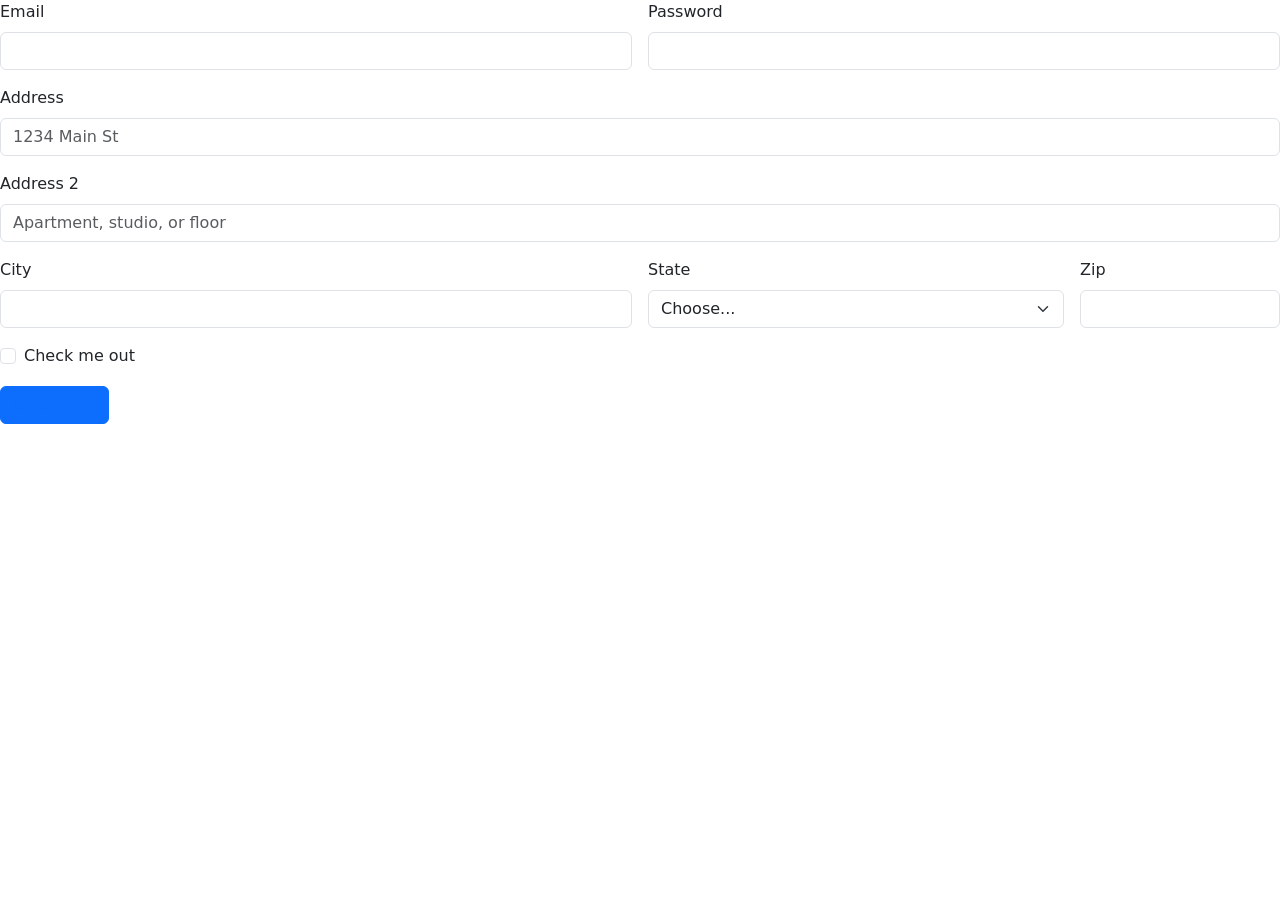
<file: Store/checkout.html>
<!doctype html>
<html lang="en">
  <head>
    <meta charset="utf-8">
    <meta name="viewport" content="width=device-width, initial-scale=1">
    <title>Bootstrap demo</title>
    <link href="https://cdn.jsdelivr.net/npm/bootstrap@5.3.8/dist/css/bootstrap.min.css" rel="stylesheet" integrity="sha384-sRIl4kxILFvY47J16cr9ZwB07vP4J8+LH7qKQnuqkuIAvNWLzeN8tE5YBujZqJLB" crossorigin="anonymous">
  </head>
  <body>
    <form class="row g-3">
  <div class="col-md-6">
    <label for="inputEmail4" class="form-label">Email</label>
    <input type="email" class="form-control" id="inputEmail4">
  </div>
  <div class="col-md-6">
    <label for="inputPassword4" class="form-label">Password</label>
    <input type="password" class="form-control" id="inputPassword4">
  </div>
  <div class="col-12">
    <label for="inputAddress" class="form-label">Address</label>
    <input type="text" class="form-control" id="inputAddress" placeholder="1234 Main St">
  </div>
  <div class="col-12">
    <label for="inputAddress2" class="form-label">Address 2</label>
    <input type="text" class="form-control" id="inputAddress2" placeholder="Apartment, studio, or floor">
  </div>
  <div class="col-md-6">
    <label for="inputCity" class="form-label">City</label>
    <input type="text" class="form-control" id="inputCity">
  </div>
  <div class="col-md-4">
    <label for="inputState" class="form-label">State</label>
    <select id="inputState" class="form-select">
      <option selected>Choose...</option>
      <option>...</option>
    </select>
  </div>
  <div class="col-md-2">
    <label for="inputZip" class="form-label">Zip</label>
    <input type="text" class="form-control" id="inputZip">
  </div>
  <div class="col-12">
    <div class="form-check">
      <input class="form-check-input" type="checkbox" id="gridCheck">
      <label class="form-check-label" for="gridCheck">
        Check me out
      </label>
    </div>
  </div>
  <div class="col-12">
    <button type="submit" class="btn btn-primary">
      <a href="succes.html">Check Out</a>
    </button>
  </div>
</form>
    <script src="https://cdn.jsdelivr.net/npm/bootstrap@5.3.8/dist/js/bootstrap.bundle.min.js" integrity="sha384-FKyoEForCGlyvwx9Hj09JcYn3nv7wiPVlz7YYwJrWVcXK/BmnVDxM+D2scQbITxI" crossorigin="anonymous"></script>
  </body>
</html>
</file>
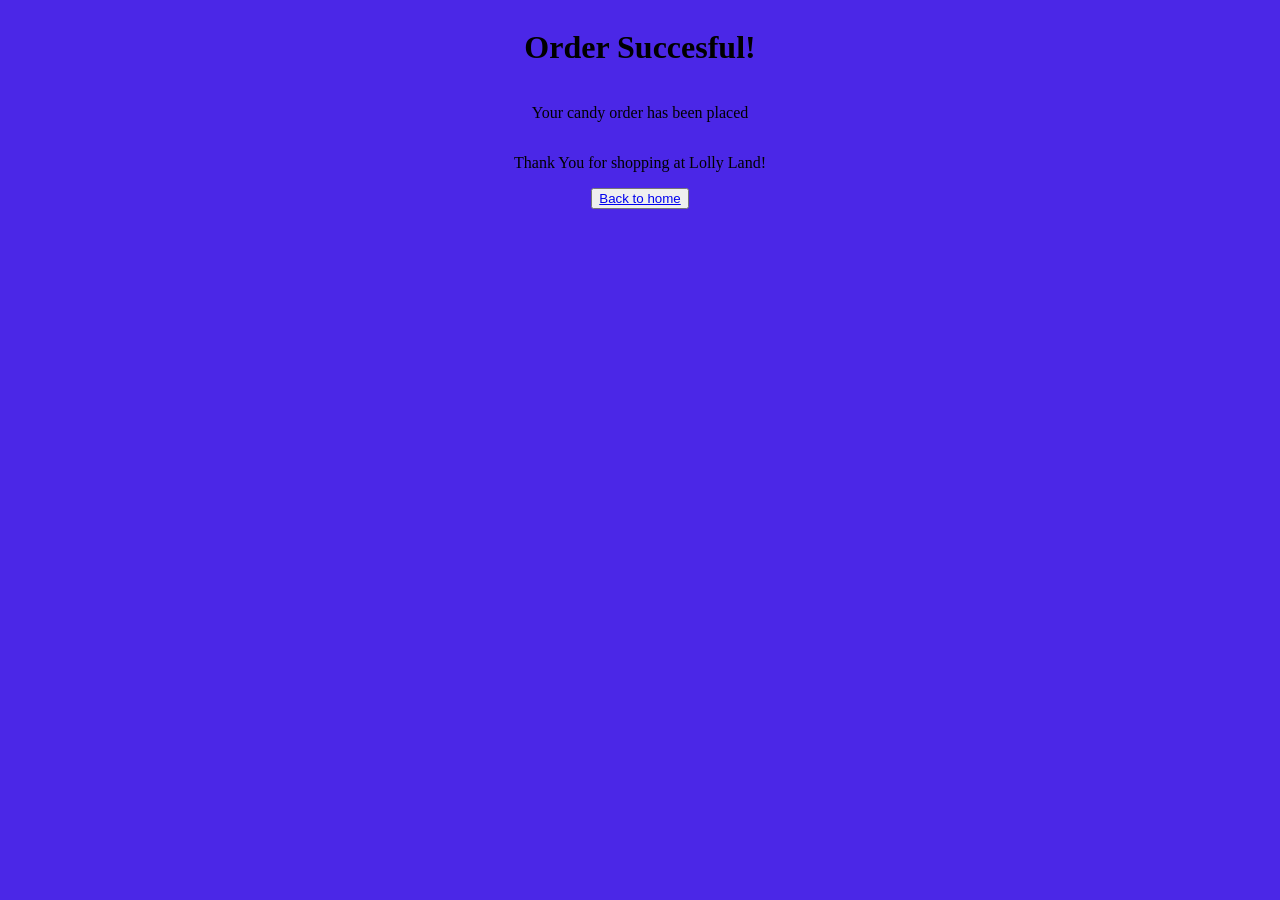
<file: Store/succes.html>
<!doctype html>
<html lang="en">
  <head>
    <meta charset="UTF-8" />
    <meta name="viewport" content="width=device-width, initial-scale=1.0" />
    <title>Document</title>
    <link rel="stylesheet" href="style.css" />
  </head>
  <body>
    <div class="container1">
      <h1 style="text-align: center">Order Succesful!</h1>
      <p style="text-align: center">Your candy order has been placed</p>
      <p style="text-align: center">Thank You for shopping at Lolly Land!</p>
      <button style="margin: auto">
        <a href="index.html">Back to home</a>
      </button>
    </div>
  </body>
</html>
</file>
<file: About Me/style_2.css>
body {
    background: rgb(254, 67, 67);
    font: 18px Arial, sans-serif;
}

#website {
    text-align:center;
    color: rgb(240, 158, 58);
}

#Aayan {
    text-align:center;
}

#navigation {
    text-align:center;
    color:rgb(240, 243, 66);
}

#about {
    text-align:center;
    color:rgb(57, 210, 72);
}

#stuff {
    text-align:center;
}

#HTML {
    text-align:center;
    
}
</file>
<file: Store/style.css>
.navbar {
    background-color:rgb(0, 81, 255) !important;
}

.carouselimg {
    height: 300px;
    object-fit: cover;
}

.candyshop {
    background-color:blueviolet !important;
}

.container {
    display: flex;
    gap: 50px;
    flex-wrap: wrap
}

body {
    background-color: rgb(75, 39, 231)
}

.card-img-top {
    height: 230px;
}

.container1 {
    display: flex;
    flex-direction: column;
    align-items: center;
}
</file>
<file: About Me/style.css>
/* This is a CSS comment */
body {
    background: rgb(254, 67, 67);
    font: 18px Arial, sans-serif;
}
h1 {
    color: rgb(240, 158, 58);
}

#heading2 {
    text-align:center;
    color:rgb(240, 243, 66);
}

#Hobbies {
    text-align:center;
    color:rgb(57, 210, 72);
}

#Future {
    text-align:center;
    color:rgb(57, 210, 205);
}
#Food {
    text-align:center;
    color:rgb(57, 88, 210);
}

#Drink {
    text-align:center;
    color:rgb(210, 57, 167);
}

#Sports {
    text-align:center;
    color:rgb(210, 57, 111);
}
</file>
<file: About Me/back_image_test.css>
body{
    background-image: url(sussy.png) ;
}
</file>
<file: animation/brazil.css>
h1{
    color:rgb(237, 250, 52);
    text-align: center;
    font-weight:800;
    border:3px white solid;
}
body{
    background-color:blue
}

div{
    width:300px;
    height:300px;
    background-color: darkgreen;
    animation:example 1s;
    animation-iteration-count:infinite;
    display:flex;
    position:relative;
}

@keyframes example{
    0%{background-color:darkgreen;
    left:0px; top:100px;}
    25%{background-color:antiquewhite;
    left:50%;top:0px;}
    50%{background-color:darkgreen;
    left:100%; top:100px}
    75%{background-color:antiquewhite;
    left:50%;top:200px}
    100%{background-color:rgb(237, 250, 52);
    left:0px; top:100px}
}
</file>
